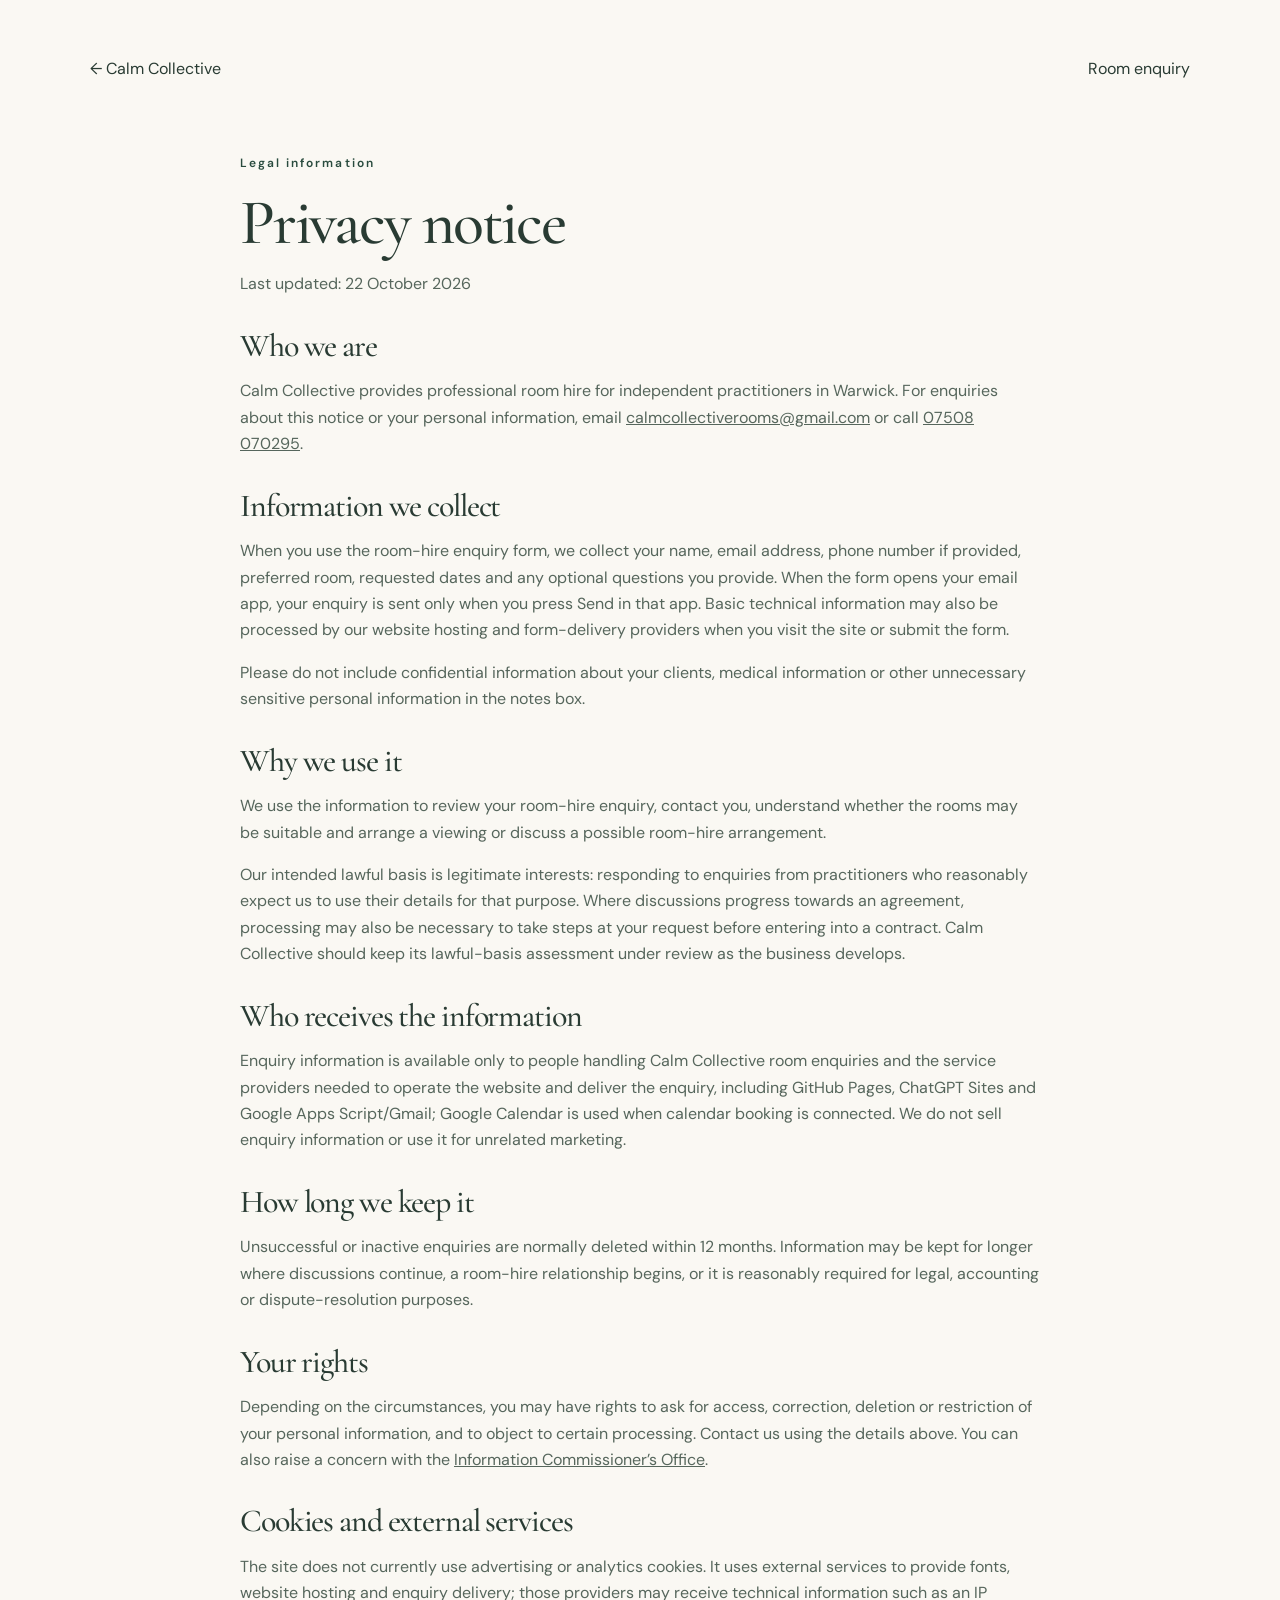
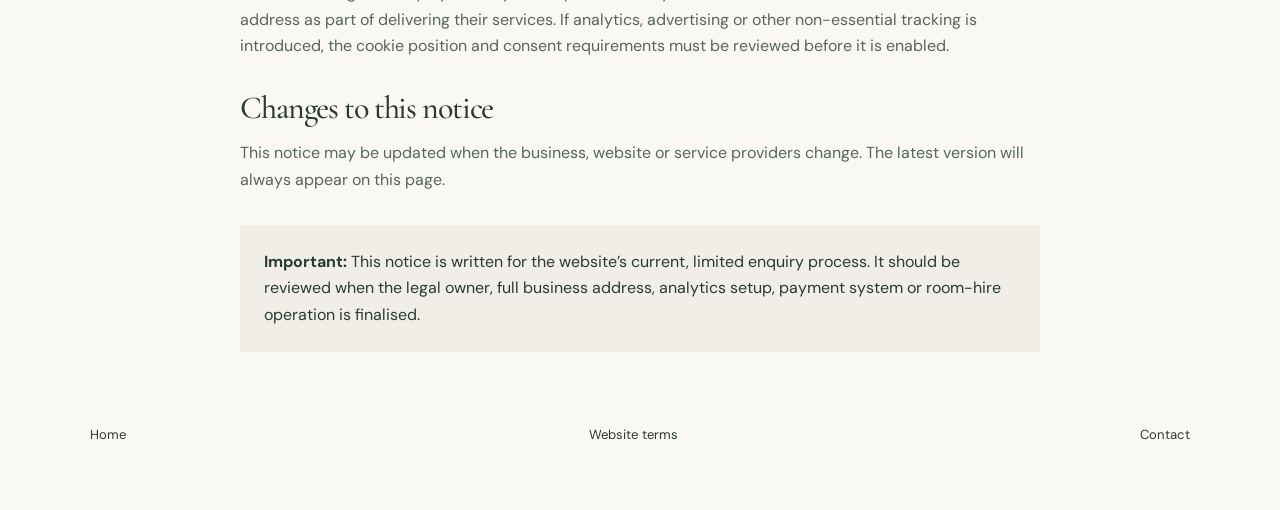
<file: privacy.html>
<!doctype html>
<html lang="en">
<head>
  <meta charset="utf-8">
  <meta name="viewport" content="width=device-width,initial-scale=1">
  <title>Privacy Notice | Calm Collective Warwick</title>
  <meta name="description" content="How Calm Collective uses personal information submitted through its therapy room hire enquiry form.">
  <meta name="robots" content="index,follow">
  <meta name="theme-color" content="#d4e0d9">
  <link rel="canonical" href="https://calmcollectivewarwick.co.uk/privacy.html">
  <link rel="preconnect" href="https://fonts.googleapis.com">
  <link rel="preconnect" href="https://fonts.gstatic.com" crossorigin>
  <link href="https://fonts.googleapis.com/css2?family=Cormorant+Garamond:ital,wght@0,500;1,400&family=DM+Sans:wght@400;500;600&display=swap" rel="stylesheet">
  <link rel="stylesheet" href="style.css?v=20261022">
</head>
<body class="legal-body">
  <header class="legal-header"><a href="index.html">← Calm Collective</a><a href="index.html#enquire">Room enquiry</a></header>
  <main class="legal-page">
    <p class="eyebrow">Legal information</p>
    <h1>Privacy notice</h1>
    <p class="legal-updated">Last updated: 22 October 2026</p>
    <section><h2>Who we are</h2><p>Calm Collective provides professional room hire for independent practitioners in Warwick. For enquiries about this notice or your personal information, email <a href="mailto:calmcollectiverooms@gmail.com">calmcollectiverooms@gmail.com</a> or call <a href="tel:07508070295">07508 070295</a>.</p></section>
    <section><h2>Information we collect</h2><p>When you use the room-hire enquiry form, we collect your name, email address, phone number if provided, preferred room, requested dates and any optional questions you provide. When the form opens your email app, your enquiry is sent only when you press Send in that app. Basic technical information may also be processed by our website hosting and form-delivery providers when you visit the site or submit the form.</p><p>Please do not include confidential information about your clients, medical information or other unnecessary sensitive personal information in the notes box.</p></section>
    <section><h2>Why we use it</h2><p>We use the information to review your room-hire enquiry, contact you, understand whether the rooms may be suitable and arrange a viewing or discuss a possible room-hire arrangement.</p><p>Our intended lawful basis is legitimate interests: responding to enquiries from practitioners who reasonably expect us to use their details for that purpose. Where discussions progress towards an agreement, processing may also be necessary to take steps at your request before entering into a contract. Calm Collective should keep its lawful-basis assessment under review as the business develops.</p></section>
    <section><h2>Who receives the information</h2><p>Enquiry information is available only to people handling Calm Collective room enquiries and the service providers needed to operate the website and deliver the enquiry, including GitHub Pages, ChatGPT Sites and Google Apps Script/Gmail; Google Calendar is used when calendar booking is connected. We do not sell enquiry information or use it for unrelated marketing.</p></section>
    <section><h2>How long we keep it</h2><p>Unsuccessful or inactive enquiries are normally deleted within 12 months. Information may be kept for longer where discussions continue, a room-hire relationship begins, or it is reasonably required for legal, accounting or dispute-resolution purposes.</p></section>
    <section><h2>Your rights</h2><p>Depending on the circumstances, you may have rights to ask for access, correction, deletion or restriction of your personal information, and to object to certain processing. Contact us using the details above. You can also raise a concern with the <a href="https://ico.org.uk/make-a-complaint/" target="_blank" rel="noreferrer">Information Commissioner’s Office</a>.</p></section>
    <section><h2>Cookies and external services</h2><p>The site does not currently use advertising or analytics cookies. It uses external services to provide fonts, website hosting and enquiry delivery; those providers may receive technical information such as an IP address as part of delivering their services. If analytics, advertising or other non-essential tracking is introduced, the cookie position and consent requirements must be reviewed before it is enabled.</p></section>
    <section><h2>Changes to this notice</h2><p>This notice may be updated when the business, website or service providers change. The latest version will always appear on this page.</p></section>
    <aside class="legal-note"><strong>Important:</strong> This notice is written for the website’s current, limited enquiry process. It should be reviewed when the legal owner, full business address, analytics setup, payment system or room-hire operation is finalised.</aside>
  </main>
  <footer class="legal-footer"><a href="index.html">Home</a><a href="terms.html">Website terms</a><a href="mailto:calmcollectiverooms@gmail.com">Contact</a></footer>
</body>
</html>
</file>
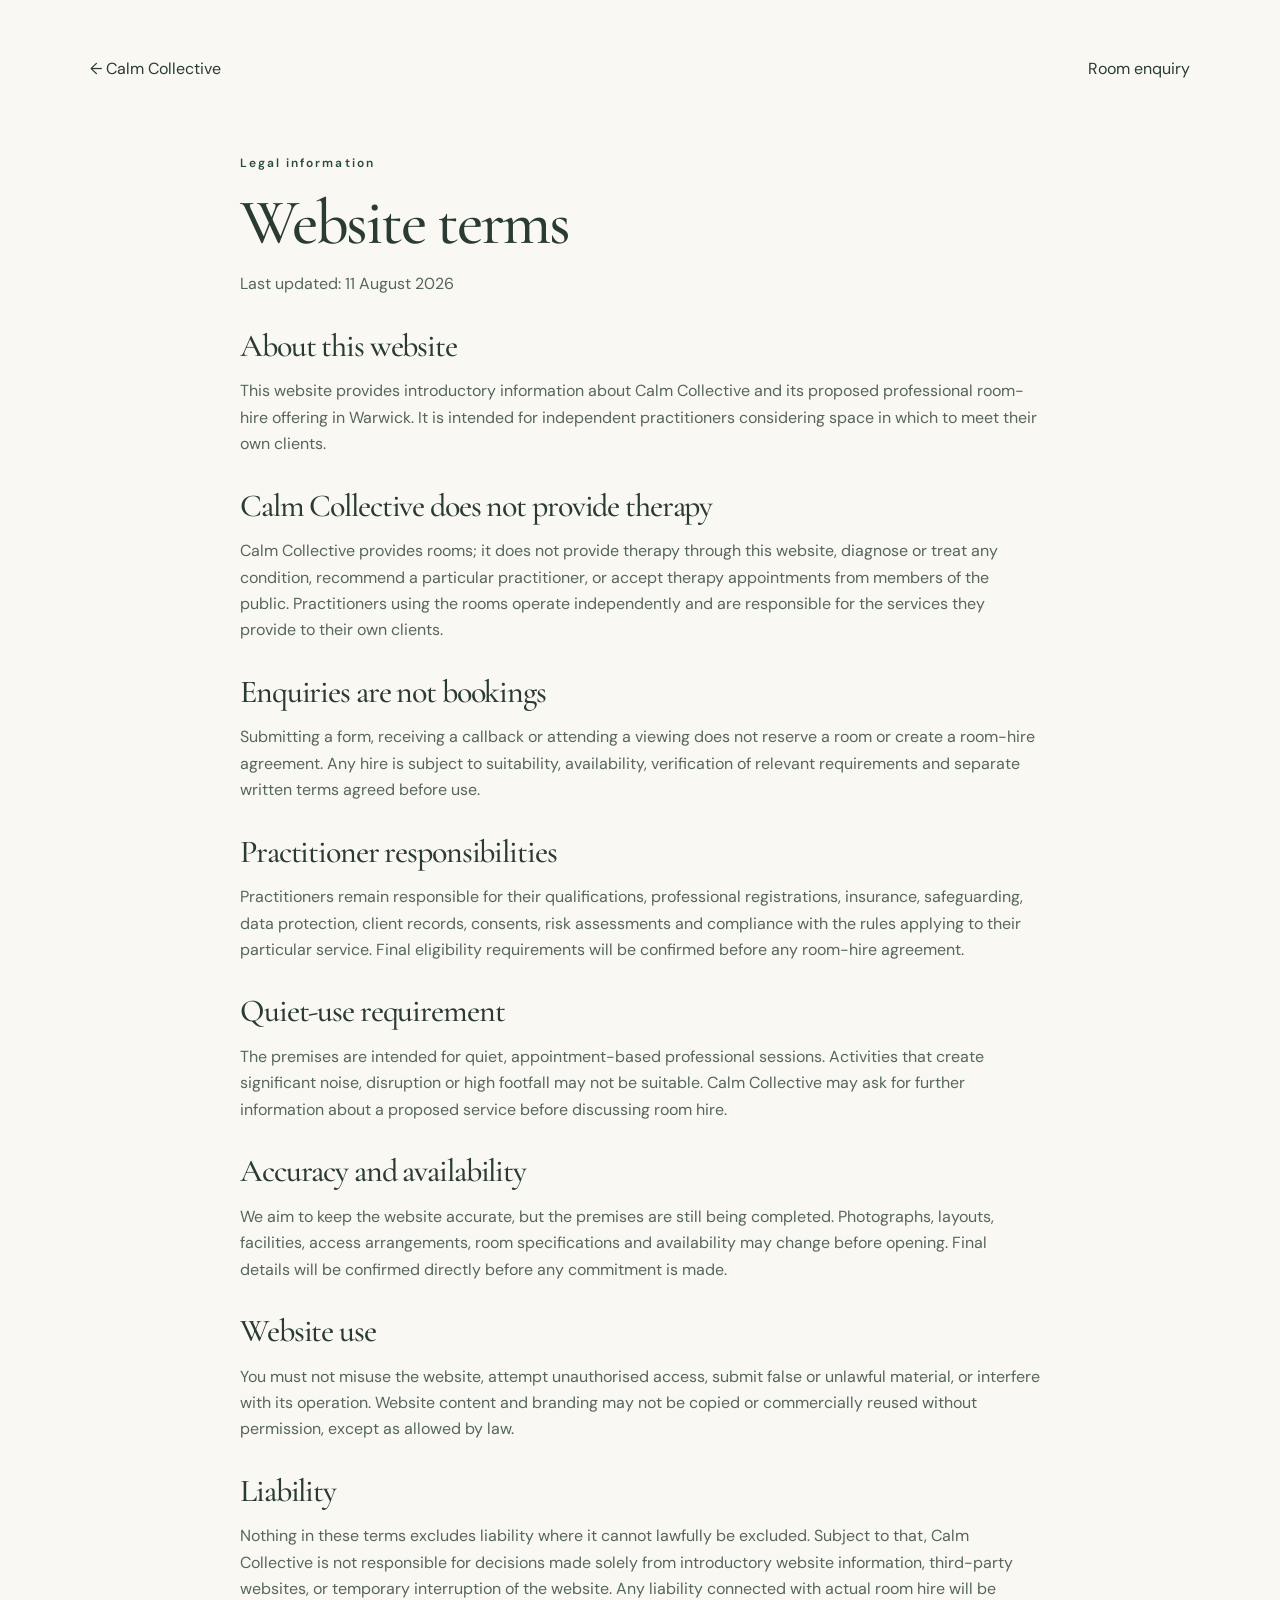
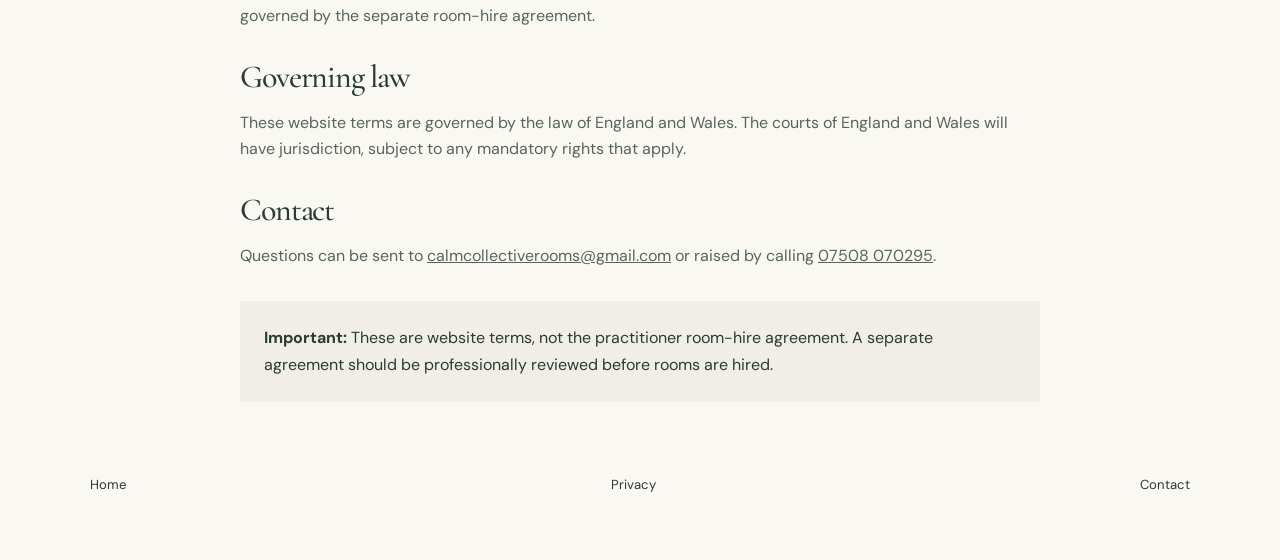
<file: terms.html>
<!doctype html>
<html lang="en">
<head>
  <meta charset="utf-8">
  <meta name="viewport" content="width=device-width,initial-scale=1">
  <title>Website Terms | Calm Collective Warwick</title>
  <meta name="description" content="Website terms for Calm Collective professional therapy room hire in Warwick.">
  <meta name="robots" content="index,follow">
  <meta name="theme-color" content="#d4e0d9">
  <link rel="canonical" href="https://calmcollectivewarwick.co.uk/terms.html">
  <link rel="preconnect" href="https://fonts.googleapis.com">
  <link rel="preconnect" href="https://fonts.gstatic.com" crossorigin>
  <link href="https://fonts.googleapis.com/css2?family=Cormorant+Garamond:ital,wght@0,500;1,400&family=DM+Sans:wght@400;500;600&display=swap" rel="stylesheet">
  <link rel="stylesheet" href="style.css?v=20261022">
</head>
<body class="legal-body">
  <header class="legal-header"><a href="index.html">← Calm Collective</a><a href="index.html#enquire">Room enquiry</a></header>
  <main class="legal-page">
    <p class="eyebrow">Legal information</p>
    <h1>Website terms</h1>
    <p class="legal-updated">Last updated: 11 August 2026</p>
    <section><h2>About this website</h2><p>This website provides introductory information about Calm Collective and its proposed professional room-hire offering in Warwick. It is intended for independent practitioners considering space in which to meet their own clients.</p></section>
    <section><h2>Calm Collective does not provide therapy</h2><p>Calm Collective provides rooms; it does not provide therapy through this website, diagnose or treat any condition, recommend a particular practitioner, or accept therapy appointments from members of the public. Practitioners using the rooms operate independently and are responsible for the services they provide to their own clients.</p></section>
    <section><h2>Enquiries are not bookings</h2><p>Submitting a form, receiving a callback or attending a viewing does not reserve a room or create a room-hire agreement. Any hire is subject to suitability, availability, verification of relevant requirements and separate written terms agreed before use.</p></section>
    <section><h2>Practitioner responsibilities</h2><p>Practitioners remain responsible for their qualifications, professional registrations, insurance, safeguarding, data protection, client records, consents, risk assessments and compliance with the rules applying to their particular service. Final eligibility requirements will be confirmed before any room-hire agreement.</p></section>
    <section><h2>Quiet-use requirement</h2><p>The premises are intended for quiet, appointment-based professional sessions. Activities that create significant noise, disruption or high footfall may not be suitable. Calm Collective may ask for further information about a proposed service before discussing room hire.</p></section>
    <section><h2>Accuracy and availability</h2><p>We aim to keep the website accurate, but the premises are still being completed. Photographs, layouts, facilities, access arrangements, room specifications and availability may change before opening. Final details will be confirmed directly before any commitment is made.</p></section>
    <section><h2>Website use</h2><p>You must not misuse the website, attempt unauthorised access, submit false or unlawful material, or interfere with its operation. Website content and branding may not be copied or commercially reused without permission, except as allowed by law.</p></section>
    <section><h2>Liability</h2><p>Nothing in these terms excludes liability where it cannot lawfully be excluded. Subject to that, Calm Collective is not responsible for decisions made solely from introductory website information, third-party websites, or temporary interruption of the website. Any liability connected with actual room hire will be governed by the separate room-hire agreement.</p></section>
    <section><h2>Governing law</h2><p>These website terms are governed by the law of England and Wales. The courts of England and Wales will have jurisdiction, subject to any mandatory rights that apply.</p></section>
    <section><h2>Contact</h2><p>Questions can be sent to <a href="mailto:calmcollectiverooms@gmail.com">calmcollectiverooms@gmail.com</a> or raised by calling <a href="tel:07508070295">07508 070295</a>.</p></section>
    <aside class="legal-note"><strong>Important:</strong> These are website terms, not the practitioner room-hire agreement. A separate agreement should be professionally reviewed before rooms are hired.</aside>
  </main>
  <footer class="legal-footer"><a href="index.html">Home</a><a href="privacy.html">Privacy</a><a href="mailto:calmcollectiverooms@gmail.com">Contact</a></footer>
</body>
</html>
</file>
<file: style.css>
:root{--paper:#faf8f3;--cream:#f0eee6;--sage:#d4ded2;--forest:#294b3e;--ink:#293b33;--muted:#56665c;--line:#cdd4c8;--serif:'Cormorant Garamond',Georgia,serif;--sans:'DM Sans',sans-serif}*{box-sizing:border-box}html{scroll-behavior:smooth;scroll-padding-top:110px}body{margin:0;background:var(--paper);color:var(--ink);font:16px/1.65 var(--sans);-webkit-font-smoothing:antialiased}a{color:inherit;text-decoration:none}button,input,select,textarea{font:inherit}button,a,input,select,textarea,summary{-webkit-tap-highlight-color:transparent}button,a,summary{touch-action:manipulation}a:focus-visible,button:focus-visible,summary:focus-visible,input:focus-visible,select:focus-visible,textarea:focus-visible{outline:3px solid #687c55;outline-offset:4px}button{cursor:pointer}button:disabled{cursor:wait;opacity:.6}[hidden]{display:none!important}img{max-width:100%;display:block}h1,h2,h3,p,figure{margin:0}h1,h2,h3{font-family:var(--serif);font-weight:500}h1,h2{line-height:1.02;letter-spacing:-.035em}h1{font-size:clamp(3.7rem,5.8vw,6.7rem)}h2{font-size:clamp(2.7rem,4.2vw,4.7rem)}h3{font-size:1.95rem;line-height:1.15}p{color:var(--muted)}em{font-weight:400}.eyebrow{font-size:.75rem;font-weight:600;letter-spacing:.17em;margin-bottom:1.5rem;color:var(--forest)}.button{display:inline-flex;justify-content:center;align-items:center;background:var(--forest);color:var(--paper);padding:.95rem 1.5rem;border:1px solid var(--forest);border-radius:5px;min-height:50px;font-size:.9rem;font-weight:500;text-align:center;transition:background .18s}.button:hover{background:#173b2a}.button-outline{background:transparent;color:var(--forest)}.button-outline:hover{background:#e3e9df;color:var(--forest)}.button-light{background:var(--paper);color:var(--forest);border-color:var(--paper)}.button-light:hover{background:var(--sage)}.text-link{background:none;border:0;border-bottom:1px solid currentColor;color:var(--forest);padding:.3rem 0;font-size:.9rem;display:inline-block}.skip-link{position:fixed;top:-100px;left:16px;background:white;padding:16px;z-index:100}.skip-link:focus{top:12px}.site-header{height:100px;display:flex;align-items:center;gap:2.5rem;padding:0 5%;border-bottom:1px solid var(--line);background:rgba(250,248,243,.96);backdrop-filter:blur(16px);position:sticky;top:0;z-index:20}.brand-logo{width:140px;color:var(--forest)}.brand-main{display:flex;align-items:center;gap:7px;line-height:.8}.brand-main>span{font:400 2.8rem/.8 var(--serif);letter-spacing:-.055em}.brand-lotus{width:56px;height:38px}.brand-lotus path{fill:none;stroke:currentColor;stroke-width:1.7}.brand-logo>small{display:block;font-size:.7rem;letter-spacing:.3em;margin-top:8px}.site-header nav{display:flex;gap:2rem;margin-left:auto;font-size:.88rem}.site-header nav a{padding:12px 0}.site-header nav a:hover{color:#748771}.menu-toggle{display:none}.hero{display:grid;grid-template-columns:1.06fr .94fr;background:var(--sage);padding:4.6rem 7% 4.3rem;gap:6%;align-items:center}.hero-copy{max-width:640px}.hero-intro{max-width:470px;margin:1.8rem 0 2rem;font-size:1.03rem;line-height:1.8}.hero .eyebrow{margin-bottom:1.8rem}.actions{display:flex;align-items:center;gap:1.7rem;flex-wrap:wrap}.hero-address{margin-top:2.8rem;font-size:.82rem;color:var(--forest)}.hero-photo{position:relative;max-width:435px;justify-self:end;box-shadow:14px 14px 0 rgba(255,255,255,.25);border-radius:145px 145px 6px 6px;overflow:hidden;background:#ecece4}.hero-photo img{width:100%;height:auto}.hero-photo figcaption{background:#faf8f3ef;padding:1rem 1.3rem;color:var(--forest);font:500 1.4rem var(--serif)}.hero-photo figcaption small{display:block;font:.75rem/1.5 var(--sans);margin-top:.3rem;color:var(--muted)}.quick-facts{display:grid;grid-template-columns:repeat(4,1fr);padding:1.55rem 7%;border-bottom:1px solid var(--line);font-size:.83rem;text-align:center}.quick-facts span+span{border-left:1px solid var(--line)}.quick-facts b{font-weight:600}.section{padding:6.5rem 7%}.section-heading{display:grid;grid-template-columns:1.3fr .8fr;gap:12%;align-items:end;margin-bottom:3rem}.section-heading>p{max-width:420px;line-height:1.8}.room-grid{display:grid;grid-template-columns:repeat(3,1fr);gap:1.3rem}.room-card{border:1px solid var(--line);border-radius:8px;overflow:hidden;background:#fffdf8}.room-top{padding:1.3rem 1.6rem;min-height:150px;display:flex;align-items:center;justify-content:space-between;border-bottom:1px solid var(--line)}.room-calm{background:#dce4d8}.room-still{background:#e5e5da}.room-haven{background:#ded9cd}.room-top .eyebrow{margin:0}.room-number{font:400 5rem/1 var(--serif);color:#6c7e67}.room-copy{padding:1.6rem}.room-copy>p{font-size:.9rem;margin:1rem 0}.room-copy details{font-size:.85rem;border-top:1px solid var(--line);padding:.8rem 0}.room-copy details p{margin-top:.6rem}.room-copy .button{width:100%;margin-top:1rem;font-size:.84rem}.room-footnote{display:flex;gap:2rem;align-items:center;justify-content:space-between;margin:1.5rem 0 2.5rem}.room-footnote p{font-size:.8rem}.room-footnote a{white-space:nowrap}.facilities{padding:1.6rem 2rem;background:#eef0e8;border-radius:6px;display:flex;gap:2.5rem;align-items:center}.facilities .eyebrow{margin:0;font-size:.7rem}.facilities ul{display:flex;flex-wrap:wrap;gap:1rem 2.5rem;margin:0;padding:0;list-style:none;font-size:.88rem}.facilities li:before{content:'✓';margin-right:.6rem;color:var(--forest)}.hire-section{background:var(--cream);display:grid;grid-template-columns:1fr 1fr;gap:12%}.section-intro{margin:1.6rem 0;max-width:430px}.hire-options article{display:flex;gap:1.5rem;padding:1.5rem 0;border-top:1px solid #cbd0c3}.hire-options article>span{font-size:.75rem;padding-top:.4rem}.hire-options h3{font-size:1.8rem}.hire-options article p{font-size:.92rem;margin-top:.5rem}.small-note{font-size:.8rem;line-height:1.65}.practice-strip{padding:3.8rem 7%;display:grid;grid-template-columns:1fr 1.3fr;gap:8%;background:var(--forest);color:var(--paper)}.practice-strip .eyebrow{color:#c6d7c3}.practice-strip h2{font-size:3rem}.practice-strip p{color:#d0ddd1;font-size:.88rem;margin-top:1.3rem}.practice-tags{display:flex;flex-wrap:wrap;gap:.7rem}.practice-tags span{border:1px solid #6f8a75;border-radius:30px;padding:.45rem 1rem;font-size:.82rem}.how-section{padding-top:4rem;padding-bottom:4rem}.process-grid{display:grid;grid-template-columns:repeat(3,1fr);gap:3.5rem}.process-grid article>span{font-size:.7rem;letter-spacing:.12em;color:var(--muted)}.process-grid h3{margin:1rem 0 .7rem}.process-grid p{font-size:.9rem}.booking-section{position:relative;background:#e5e9df;display:grid;grid-template-columns:.85fr 1.15fr;gap:8%}.anchor-alias{position:absolute;top:0}.booking-intro>p:not(.eyebrow){max-width:390px;margin:1.7rem 0}.booking-assurance{padding:1.4rem 0;border-top:1px solid #c2cbbd;margin-top:2rem;max-width:370px}.booking-assurance h3{font-size:1.5rem}.booking-assurance p{margin-top:.7rem;font-size:.88rem}.booking-contact{font-size:.9rem}.booking-contact a{color:var(--forest);display:inline-block;margin-top:.4rem;text-decoration:underline;text-underline-offset:4px}.booking-card{background:var(--paper);border:1px solid #cbd4c4;border-radius:12px;padding:2rem;box-shadow:0 12px 32px #294b3e07;align-self:start;min-width:0}.steps{padding:0;margin:0 0 2rem;display:flex;list-style:none;justify-content:space-between;border-bottom:1px solid var(--line);padding-bottom:1.5rem;gap:.5rem}.steps li{font-size:.77rem;color:var(--muted);display:flex;align-items:center;gap:.5rem}.steps span{display:grid;place-items:center;border:1px solid var(--line);border-radius:50%;width:27px;height:27px}.steps [aria-current=step]{color:var(--forest);font-weight:600}.steps [aria-current=step] span{background:var(--forest);color:var(--paper);border-color:var(--forest)}fieldset{margin:0;padding:0;border:0;min-width:0}legend{font:500 1.8rem/1.25 var(--serif);padding:0;margin-bottom:1.5rem;width:100%}.intent-options{display:grid;grid-template-columns:1fr 1fr;gap:.7rem;margin-bottom:1.5rem}.intent-options label{cursor:pointer;position:relative}.intent-options input{position:absolute;top:15px;left:12px;accent-color:var(--forest);width:16px;height:16px;margin:0}.intent-options label>span{display:block;border:1px solid var(--line);padding:.75rem .7rem .75rem 2.4rem;border-radius:5px;font-size:.8rem}.intent-options small{display:block;font-size:.7rem;color:var(--muted);margin-top:.2rem}.intent-options input:checked+span{border-color:var(--forest);background:#edf1e7}.intent-options input:focus-visible+span{outline:2px solid var(--forest);outline-offset:2px}.form-grid{display:grid;grid-template-columns:1fr 1fr;gap:1rem}.form-grid label{font-size:.83rem;display:flex;flex-direction:column;gap:.4rem}.full{grid-column:1/-1}input:not([type=radio],[type=checkbox],[type=hidden]),select,textarea{width:100%;max-width:100%;min-width:0;border:1px solid #bcc7b5;border-radius:5px;background:#fffefa;color:var(--ink);padding:.7rem;font-size:1rem;min-height:48px}textarea{resize:vertical}.form-grid small{font-size:.73rem;color:var(--muted)}.time-picker{margin:1.5rem 0}.field-label{font-size:.83rem;color:var(--ink);margin-bottom:.25rem}.time-grid{display:grid;grid-template-columns:repeat(3,1fr);gap:.55rem;margin:.8rem 0}.time-grid button{background:transparent;border:1px solid #bcc7b5;border-radius:5px;min-height:44px;font-size:.86rem;color:var(--forest)}.time-grid button[aria-pressed=true]{background:var(--forest);color:var(--paper);border-color:var(--forest)}.time-grid button:hover{border-color:var(--forest)}.next-step{width:100%}.form-actions{display:flex;gap:1rem;align-items:center;justify-content:space-between;margin-top:1.5rem}.form-actions .next-step{width:auto}.consent{display:flex;gap:.7rem;font-size:.78rem;margin-top:1.4rem;align-items:flex-start}.consent input{accent-color:var(--forest);width:18px;height:18px;flex-shrink:0;margin:4px 0}.consent a{text-decoration:underline}.request-explainer{font-size:.87rem;padding:1rem;border-radius:5px;background:#edf0e6}#request-summary{margin:0 0 1.4rem;display:grid;grid-template-columns:100px 1fr;gap:.5rem 1rem;font-size:.87rem;overflow-wrap:anywhere}#request-summary dt{color:var(--muted)}#request-summary dd{margin:0;color:var(--ink)}#booking-status{font-size:.85rem;margin-top:1rem;overflow-wrap:anywhere}#booking-status.error{color:#96372b}#booking-success p{margin:1rem 0}#booking-success h3{font-size:2.5rem}.website-check{position:absolute!important;left:-10000px!important;width:1px!important;height:1px!important;overflow:hidden!important}.location-section{display:grid;grid-template-columns:.8fr 1fr;gap:10%;align-items:center}.location-section figure{max-width:430px;border-radius:7px;overflow:hidden}.location-section img{width:100%;height:auto}.location-section address{font-style:normal;font-size:1.12rem;margin:1.8rem 0 1.3rem}.location-section .button{margin:1.5rem 0}.location-section p{max-width:430px}.faq-section{border-top:1px solid var(--line);display:grid;grid-template-columns:.8fr 1.2fr;gap:10%;padding-top:5rem}.faq-section .text-link{margin-top:1.8rem}.faq-list details{border-bottom:1px solid var(--line);padding:1.2rem 0}.faq-list details:first-child{border-top:1px solid var(--line)}summary{cursor:pointer;list-style:none;padding-right:1.8rem;position:relative}summary::-webkit-details-marker{display:none}summary:after{content:'+';position:absolute;right:0;top:-.2rem;font-size:1.3rem;font-weight:400}details[open]>summary:after{content:'−'}.faq-list summary{font-size:.94rem;color:var(--ink)}.faq-list p{font-size:.88rem;margin-top:.8rem}.final{background:var(--forest);color:var(--paper);text-align:center;padding:5rem 7%}.final .eyebrow{color:#d0dec9}.final .button{margin-top:2rem}footer{padding:3.5rem 7%;display:grid;grid-template-columns:1fr 1.2fr 1fr .8fr;gap:2rem;font-size:.82rem}footer p{font-size:.88rem}footer a:not(.wordmark){display:block;margin-bottom:.5rem}footer small{display:block;font-size:.75rem;color:var(--muted);margin-top:1rem}.mobile-booking{display:none}.legal-body{padding:2rem 7%}.legal-header,.legal-footer{display:flex;justify-content:space-between;padding:1.5rem 0}.legal-page{max-width:800px;margin:3rem auto}.legal-page h1{font-size:4rem}.legal-page h2{font-size:2rem;margin:2rem 0 .8rem}.legal-page p{margin:1rem 0}.legal-page a{text-decoration:underline}.legal-note{padding:1.5rem;background:var(--cream);margin-top:2rem}
@media(min-width:1600px){.hero,.section,.practice-strip,.quick-facts,footer{padding-left:max(7%,calc((100vw - 1450px)/2));padding-right:max(7%,calc((100vw - 1450px)/2))}}@media(max-width:1050px){.site-header{gap:1.5rem}.site-header nav{gap:1.2rem}.header-cta{padding:.8rem 1rem}.hero{padding:3rem 6%;gap:5%}.hero h1{font-size:4.5rem}.section{padding:5rem 6%}.room-copy{padding:1.2rem}.room-copy h3{font-size:1.7rem}.facilities{align-items:flex-start;flex-direction:column;gap:1rem}.booking-section{gap:5%;grid-template-columns:.8fr 1.2fr}.booking-card{padding:1.5rem}.intent-options{grid-template-columns:1fr}.section-heading{gap:7%}footer{grid-template-columns:repeat(2,1fr)}}@media(max-width:760px){html{scroll-padding-top:88px}.site-header{height:82px;padding:0 5%;gap:1rem}.brand-logo{width:113px}.brand-main>span{font-size:2.3rem}.brand-lotus{width:45px;height:33px}.brand-logo>small{font-size:.58rem}.menu-toggle{display:block;margin-left:auto;background:none;border:0;font-size:.83rem;padding:10px}.site-header nav{display:none;position:absolute;left:0;right:0;top:82px;background:var(--paper);padding:1rem 5%;border-bottom:1px solid var(--line);box-shadow:0 10px 20px #2034210d}.site-header nav.is-open{display:flex;flex-direction:column;gap:0}.header-cta{font-size:.75rem;padding:.65rem .8rem;min-height:42px}.hero{grid-template-columns:1fr;padding:2.8rem 6% 2.4rem;gap:2.5rem}.hero h1{font-size:clamp(3.8rem,11vw,5.6rem)}.hero-intro{font-size:1rem;margin:1.4rem 0 1.7rem;max-width:540px}.hero .eyebrow{font-size:.68rem}.hero-address{margin-top:1.7rem}.hero-photo{justify-self:center;max-width:370px;width:100%;border-radius:120px 120px 5px 5px}.quick-facts{grid-template-columns:1fr 1fr;gap:1rem 0;padding:1.3rem 5%;font-size:.74rem}.quick-facts span:nth-child(3){border:0}.section{padding:3.8rem 6%}.section-heading{grid-template-columns:1fr;gap:1.5rem;margin-bottom:2rem}.room-grid{grid-template-columns:1fr;gap:1.1rem}.room-card{display:grid;grid-template-columns:100px 1fr}.room-top{flex-direction:column;justify-content:center;gap:1rem;border-bottom:0;border-right:1px solid var(--line);padding:1rem .5rem}.room-top .eyebrow{font-size:.6rem;letter-spacing:.1em}.room-number{font-size:3.6rem}.room-copy{padding:1.2rem}.room-copy h3{font-size:1.9rem}.room-copy .button{font-size:.8rem;padding:.7rem}.room-footnote{flex-direction:column;align-items:flex-start;gap:.7rem;margin-bottom:1.8rem}.facilities{padding:1.3rem}.facilities ul{gap:.6rem 1.5rem}.hire-section{grid-template-columns:1fr;gap:2.3rem}.practice-strip{grid-template-columns:1fr;padding:3rem 6%;gap:2rem}.practice-strip .eyebrow{margin-top:0}.practice-strip h2{font-size:2.7rem}.process-grid{grid-template-columns:1fr;gap:1.8rem}.process-grid article{border-bottom:1px solid var(--line);padding-bottom:1.5rem}.process-grid h3{margin:.6rem 0}.booking-section{grid-template-columns:1fr;gap:2rem}.booking-intro>p:not(.eyebrow){max-width:unset}.booking-assurance{max-width:unset;margin-top:1.3rem}.booking-contact{margin-bottom:0!important}.booking-card{padding:1.4rem}.intent-options{grid-template-columns:1fr 1fr}.intent-options label>span{padding-left:2rem;font-size:.77rem}.intent-options small{font-size:.65rem}.form-grid{gap:.9rem}.steps li{font-size:.7rem}.steps span{width:23px;height:23px}.location-section{grid-template-columns:1fr;gap:2.5rem}.location-section figure{width:100%;max-width:350px;justify-self:center}.faq-section{grid-template-columns:1fr;gap:2.5rem}.final{padding:3.8rem 6%}.final h2{font-size:3rem}footer{padding:2.7rem 6% 6.5rem;gap:2.4rem 1rem;font-size:.75rem}.mobile-booking{display:block;position:fixed;bottom:12px;left:5%;right:5%;padding:1rem;background:var(--forest);color:var(--paper);box-shadow:0 5px 25px #213e332b;border:1px solid #c9d6c6;border-radius:6px;text-align:center;z-index:18;font-size:.86rem}.mobile-booking.is-hidden{display:none}}@media(max-width:380px){.header-cta{display:none}.form-grid,.intent-options{grid-template-columns:1fr}.room-card{grid-template-columns:72px 1fr}.booking-card{padding:1.1rem}.steps li{gap:.25rem}.steps{gap:.3rem}}@media(prefers-reduced-motion:reduce){html{scroll-behavior:auto}*{transition:none!important;animation:none!important}}

/* Real photography: preserve the complete frame; enlarge on request. */
.hero-photo{border-radius:8px}.photo-section{background:#eef0e8;padding-top:5rem;padding-bottom:5rem}.photo-grid{display:grid;grid-template-columns:repeat(3,minmax(0,1fr));gap:1.4rem;align-items:start}.photo-card{border:1px solid var(--line);border-radius:7px;overflow:hidden;background:var(--paper)}.gallery-open{display:block;position:relative;background:#e0e5db}.gallery-open img{width:100%;height:auto}.photo-enlarge{position:absolute;bottom:.8rem;right:.8rem;border:1px solid #f6f5edf0;border-radius:4px;background:#294b3eed;color:var(--paper);font-size:.75rem;padding:.35rem .7rem;opacity:0;transition:opacity .15s}.gallery-open:hover .photo-enlarge,.gallery-open:focus-visible .photo-enlarge{opacity:1}.photo-card figcaption{font-size:.84rem;padding:1rem 1.1rem;line-height:1.5;color:var(--forest)}.more-photos{margin-top:2rem}.more-photos>summary{display:table;margin:0 auto;padding:.8rem 2.8rem .8rem 1.4rem;border:1px solid var(--forest);border-radius:5px;font-size:.88rem;color:var(--forest)}.more-photos>summary:after{right:1rem;top:.6rem}.more-photos[open]>summary{margin-bottom:2rem}.more-photos .photo-grid{grid-template-columns:repeat(4,minmax(0,1fr));gap:1.2rem}.supplied-brand{width:190px;height:190px;object-fit:contain;margin:0 auto 1.7rem;border-radius:6px}.photo-viewer{padding:1rem;border:1px solid #7a8e77;border-radius:8px;background:var(--paper);color:var(--ink);max-width:min(1100px,94vw);width:fit-content;max-height:94dvh;overflow:auto}.photo-viewer::backdrop{background:#12281fe8}.viewer-toolbar{display:flex;align-items:center;justify-content:space-between;gap:2rem;margin-bottom:.8rem}.viewer-toolbar p{font-size:.85rem}.viewer-close,.viewer-navigation button{border:1px solid var(--forest);border-radius:4px;background:transparent;color:var(--forest);padding:.5rem 1rem;min-height:44px;font-size:.85rem}.photo-viewer figure{margin:0}.photo-viewer figure img{width:auto;max-width:100%;height:auto;max-height:65dvh;object-fit:contain;margin:auto}.photo-viewer figcaption{font-size:.88rem;padding:.8rem 0;text-align:center}.viewer-navigation{display:flex;justify-content:space-between;gap:1rem}.viewer-navigation button:hover,.viewer-close:hover{background:var(--sage)}body.gallery-is-open{overflow:hidden}@media(hover:none){.photo-enlarge{opacity:1}}@media(max-width:900px){.more-photos .photo-grid{grid-template-columns:repeat(3,minmax(0,1fr))}}@media(max-width:760px){.photo-grid{grid-template-columns:1fr 1fr;gap:1rem}.photo-grid>.photo-card:first-child{grid-column:1/-1;max-width:440px;justify-self:center;width:100%}.more-photos .photo-grid{grid-template-columns:1fr 1fr;gap:1rem}.more-photos .photo-grid>.photo-card:first-child{grid-column:auto}.photo-card figcaption{padding:.8rem;font-size:.78rem}.photo-section{padding-top:3.5rem;padding-bottom:3.5rem}.photo-viewer{max-width:96vw;padding:.8rem}.supplied-brand{width:160px;height:160px}.photo-enlarge{font-size:.65rem;bottom:.5rem;right:.5rem;padding:.25rem .5rem}}@media(max-width:380px){.photo-grid,.more-photos .photo-grid{grid-template-columns:1fr}.photo-grid>.photo-card:first-child{max-width:unset}.photo-card figcaption{font-size:.84rem}}

/* Clearer discovery and flexible enquiries, retaining the Calm Collective palette. */
.hero h1{font-size:clamp(3.4rem,5.1vw,6rem)}.hero-enquiry{display:inline-block;font-size:.8rem;margin-top:.9rem;text-decoration:underline;text-underline-offset:4px}.hero-address a:hover{text-decoration:underline}.compact-room{display:block;padding:1.6rem;border-radius:7px}.compact-room .eyebrow{margin-bottom:.8rem}.compact-room h3{font-size:2rem}.compact-room .text-link{margin-top:1.2rem}.before-you-book{display:grid;grid-template-columns:1fr 1.3fr;gap:3rem;padding:2.2rem;background:var(--cream);border-radius:7px}.before-you-book .eyebrow{margin-bottom:1rem}.before-you-book h3{font-size:2rem}.before-you-book p{font-size:.88rem;margin-top:.8rem}.before-you-book ul{list-style:none;margin:0;padding:0;display:grid;gap:1.1rem}.before-you-book li{font-size:.87rem;color:var(--muted)}.before-you-book strong{display:block;color:var(--forest);font-weight:500;margin-bottom:.2rem}.intent-options .enquiry-choice{grid-column:1/-1}.schedule-help{margin:1rem 0 1.5rem}.form-help{margin:-.5rem 0 1.3rem}.booking-card{scroll-margin-top:120px}.faq-list p a{text-decoration:underline;text-underline-offset:3px}.photo-grid{align-items:stretch}.gallery-open{height:320px;display:flex;align-items:center;justify-content:center}.gallery-open img{max-height:100%;width:100%;height:100%;object-fit:contain}.photo-enlarge{opacity:1}.more-photos .gallery-open{height:260px}.photo-card figcaption{border-top:1px solid var(--line)}
@media(max-width:1050px){.hero h1{font-size:clamp(3rem,5.7vw,4.5rem)}.before-you-book{gap:2rem}.gallery-open{height:280px}.more-photos .gallery-open{height:230px}}
@media(max-width:760px){.hero h1{font-size:clamp(3.15rem,10.5vw,5rem)}.hero-address{margin-top:1.5rem}.hero-photo{max-width:320px}.photo-grid,.more-photos .photo-grid{grid-template-columns:repeat(2,minmax(0,1fr))}.photo-grid>.photo-card:first-child{grid-column:auto;max-width:unset}.photo-grid>.photo-card:last-child:nth-child(odd){grid-column:1/-1}.gallery-open,.more-photos .gallery-open{height:230px}.compact-room{display:block;padding:1.4rem}.compact-room .eyebrow{font-size:.65rem}.compact-room h3{font-size:1.9rem}.compact-room .text-link{margin-top:.7rem}.before-you-book{grid-template-columns:1fr;gap:1.5rem;padding:1.5rem}.booking-card{scroll-margin-top:95px}.mobile-booking{bottom:max(12px,env(safe-area-inset-bottom))}.photo-section{padding-top:3.5rem}}
@media(max-width:380px){.gallery-open,.more-photos .gallery-open{height:180px}.photo-card figcaption{font-size:.75rem}.intent-options{grid-template-columns:1fr}.steps li{font-size:.66rem}.compact-room{padding:1.2rem}}

/* October room information supplied by Calm Collective. */
.coastal-hero{grid-template-columns:1fr 1.15fr;gap:4%;align-items:center}.coastal-hero h1{font-size:clamp(2.8rem,4.4vw,5.1rem);line-height:1.06}.coastal-hero .hero-intro{font-size:1.18rem;max-width:26rem}.coastal-photo{position:relative;max-width:none;width:100%;overflow:hidden;border-radius:8px;justify-self:stretch}.coastal-photo>img{width:100%;height:auto;aspect-ratio:2048/1365;object-fit:cover}.hero-brand{position:absolute;left:1rem;top:1rem;background:#faf8f3ed;padding:1rem 1.2rem;border-radius:5px;color:var(--forest)}.hero-brand .brand-logo{width:130px}.hero-brand .brand-main>span{font-size:2.7rem}.hero-brand .brand-lotus{width:50px;height:40px}.hero-brand .brand-logo>small{font-size:.62rem}.welcome-section{display:grid;grid-template-columns:.8fr 1.2fr;gap:9%}.welcome-copy p+p{margin-top:1.2rem}.welcome-copy p{max-width:42rem}.rooms-section{background:var(--cream)}.room-jumps{display:flex;gap:1rem;flex-wrap:wrap;margin-bottom:3rem}.room-jumps a{border-bottom:1px solid var(--forest);padding:.5rem 0;margin-right:1.4rem;font-size:.95rem}.room-details{display:grid;gap:4rem}.room-detail{display:grid;grid-template-columns:minmax(0,1fr) minmax(0,1.1fr);gap:5%;align-items:start;border-top:1px solid var(--line);padding-top:3rem;scroll-margin-top:120px}.room-photographs{display:grid;gap:1rem;min-width:0}.room-photographs figure{margin:0;background:var(--paper);border:1px solid var(--line);border-radius:7px;overflow:hidden}.room-photographs .gallery-open{height:auto;max-height:none;background:#e4e7dd}.room-photographs img{width:100%;height:auto;max-height:600px;object-fit:contain}.room-photographs figcaption{font-size:.78rem;padding:.65rem 1rem;color:var(--muted)}.room-description .eyebrow{margin-bottom:.5rem}.room-description h3{font-size:3.8rem;line-height:1.05}.room-description p{font-size:.94rem;margin-top:1.1rem}.room-description .room-subtitle{color:var(--forest);font-weight:500;font-size:1.06rem;margin-top:.65rem}.room-rates{margin:1.6rem 0 1.8rem;border-top:1px solid var(--line)}.room-rates>div{display:flex;justify-content:space-between;gap:1rem;padding:.6rem 0;border-bottom:1px solid var(--line)}.room-rates dt{font-size:.9rem;color:var(--muted)}.room-rates dd{margin:0;font-weight:600;font-size:1.12rem;color:var(--forest)}.room-footnote{margin-top:2rem;margin-bottom:0}.booking-contact{overflow-wrap:anywhere}.contact-privacy{margin:1.2rem 0}.contact-privacy a{text-decoration:underline}.form-delivery-note{font-size:.84rem;margin:1rem 0;color:var(--muted)}.booking-card .request{width:100%}#email-fallback .text-link{margin-right:1.2rem;margin-bottom:.8rem}#email-fallback button{background:transparent;border-top:0;border-left:0;border-right:0}#email-fallback a{overflow-wrap:anywhere}#email-fallback .small-note{margin-top:.4rem}
@media(max-width:1050px){.coastal-hero{grid-template-columns:1fr 1.05fr}.coastal-hero h1{font-size:clamp(2.8rem,4.5vw,4.5rem)}.hero-brand{padding:.6rem .8rem}.hero-brand .brand-logo{width:110px}.hero-brand .brand-main>span{font-size:2.2rem}.hero-brand .brand-lotus{width:42px}.welcome-section{gap:5%}}
@media(max-width:760px){.coastal-hero{grid-template-columns:1fr;gap:2rem}.coastal-hero h1{font-size:clamp(2.8rem,10vw,4.6rem)}.coastal-hero .hero-intro{font-size:1.05rem;margin:1.2rem 0 1.5rem}.coastal-photo{max-width:none}.hero-brand{left:.7rem;top:.7rem}.welcome-section{grid-template-columns:1fr;gap:1.5rem}.room-detail{grid-template-columns:1fr;gap:1.7rem;padding-top:2rem;scroll-margin-top:95px}.room-details{gap:3rem}.room-description h3{font-size:3rem}.room-description p{font-size:.94rem}.room-jumps{gap:.7rem;margin-bottom:1.5rem}.room-jumps a{margin-right:.8rem;font-size:.85rem}.room-photographs img{max-height:420px}.room-description .button{width:100%}.booking-section .form-grid{grid-template-columns:1fr}.hero-brand .brand-logo>small{font-size:.54rem}}

/* Full-screen coastal video, with the navigation and copy over the sea. */
.site-header{position:absolute;inset:0 0 auto;background:transparent;backdrop-filter:none;border-bottom:0;color:#fffdf8}
.site-header .brand-logo,.site-header .menu-toggle{color:#fffdf8}
.site-header nav a:hover{color:#e1eade}
.site-header .header-cta{background:#faf8f3;color:var(--forest);border-color:#faf8f3}
.site-header .header-cta:hover{background:#e3e9df}
.coastal-hero{position:relative;isolation:isolate;display:flex;align-items:center;width:100%;min-height:100vh;min-height:100svh;padding:150px 7% 70px;overflow:hidden;background:#213f39}
.coastal-hero .coastal-photo{position:absolute;inset:0;z-index:-2;width:100%;height:100%;max-width:none;margin:0;border:0;border-radius:0;box-shadow:none;background:none}
.coastal-hero .coastal-photo>img,.coastal-hero .hero-video{display:block;width:100%;height:100%;max-width:none;aspect-ratio:auto;object-fit:cover;object-position:center}
.coastal-hero .hero-video{position:absolute;inset:0;opacity:0;pointer-events:none}
.coastal-hero .hero-video.is-ready{opacity:1}
.coastal-hero::before{content:'';position:absolute;inset:0;z-index:-1;background:linear-gradient(90deg,rgba(10,34,30,.77) 0%,rgba(10,34,30,.54) 38%,rgba(10,34,30,.08) 72%),linear-gradient(180deg,rgba(10,34,30,.5),transparent 28%,rgba(10,34,30,.14))}
.coastal-hero .hero-copy{max-width:640px;color:#fffdf8}
.coastal-hero h1{font-size:clamp(3.3rem,5.3vw,6.2rem);line-height:1.04;text-shadow:0 2px 20px #132d2a33}
.coastal-hero .eyebrow,.coastal-hero .hero-intro,.coastal-hero .hero-address,.coastal-hero .text-link{color:#fffdf8}
.coastal-hero .hero-intro{font-size:1.2rem;max-width:28rem;line-height:1.65}
.coastal-hero .button{background:#faf8f3;color:var(--forest);border-color:#faf8f3}
.coastal-hero .button:hover{background:#e3e9df}
.coastal-hero :focus-visible,.site-header :focus-visible{outline-color:#fffdf8}
@media(min-width:1600px){.coastal-hero{padding-left:max(7%,calc((100vw - 1450px)/2));padding-right:max(7%,calc((100vw - 1450px)/2))}}
@media(max-width:760px){
 .site-header nav{background:var(--forest);border-color:#587367;box-shadow:0 10px 20px #102b2326}
 .coastal-hero{padding:120px 6% 110px;gap:0;align-items:center}
 .coastal-hero .coastal-photo>img,.coastal-hero .hero-video{object-position:70% center}
 .coastal-hero::before{background:linear-gradient(90deg,rgba(10,34,30,.68),rgba(10,34,30,.25)),linear-gradient(180deg,rgba(10,34,30,.38),transparent 60%,rgba(10,34,30,.15))}
 .coastal-hero h1{font-size:clamp(2.8rem,10.4vw,4.8rem);line-height:1.07}
 .coastal-hero .hero-intro{font-size:1.05rem;margin:1.4rem 0 1.8rem;max-width:23rem}
 .coastal-hero .actions{gap:1.2rem}.coastal-hero .hero-address{margin-top:1.7rem;max-width:22rem}
}
@media(max-height:600px) and (min-width:761px){.coastal-hero{padding-top:120px;padding-bottom:40px}.coastal-hero h1{font-size:3.6rem}.coastal-hero .hero-intro{margin:1rem 0 1.3rem}.coastal-hero .hero-address{margin-top:1.2rem}}
.visually-hidden{position:absolute;width:1px;height:1px;padding:0;margin:-1px;overflow:hidden;clip:rect(0,0,0,0);white-space:nowrap;border:0}
.room-carousel{display:block}
.carousel-track{display:flex;overflow-x:auto;scroll-snap-type:x mandatory;scrollbar-width:none;border-radius:7px;overscroll-behavior-x:contain}
.carousel-track::-webkit-scrollbar{display:none}
.room-photographs .carousel-slide{flex:0 0 100%;min-width:0;scroll-snap-align:start;scroll-snap-stop:always}
.room-photographs .carousel-slide img{width:100%;max-height:none;aspect-ratio:4/3;object-fit:contain}
.carousel-controls{display:flex;align-items:center;justify-content:space-between;gap:1rem;margin-top:.75rem}
.carousel-previous,.carousel-next{width:44px;height:44px;border:1px solid var(--forest);border-radius:50%;background:transparent;color:var(--forest);font-size:1.4rem;line-height:1}
.carousel-previous:hover,.carousel-next:hover{background:var(--forest);color:var(--paper)}
.carousel-dots{display:flex;flex-wrap:wrap;justify-content:center}
.carousel-dot{width:44px;height:44px;display:grid;place-items:center;border:0;border-radius:50%;background:transparent;padding:0}
.carousel-dot:before{content:'';display:block;width:9px;height:9px;border-radius:50%;border:1px solid var(--forest);background:transparent}
.carousel-dot[aria-current=true]:before{background:var(--forest)}
.facilities-section{background:var(--paper)}
.facility-grid{display:grid;grid-template-columns:repeat(4,minmax(0,1fr));gap:1.4rem}
.facility-grid article{border-top:1px solid var(--line);padding-top:1.5rem}
.facility-grid h3{font-size:1.8rem;margin-bottom:.75rem}
.facility-grid p{font-size:.92rem}
@media(max-width:900px){.facility-grid{grid-template-columns:repeat(2,minmax(0,1fr));gap:2rem}}
@media(max-width:480px){.facility-grid{grid-template-columns:1fr;gap:1.5rem}}
</file>
